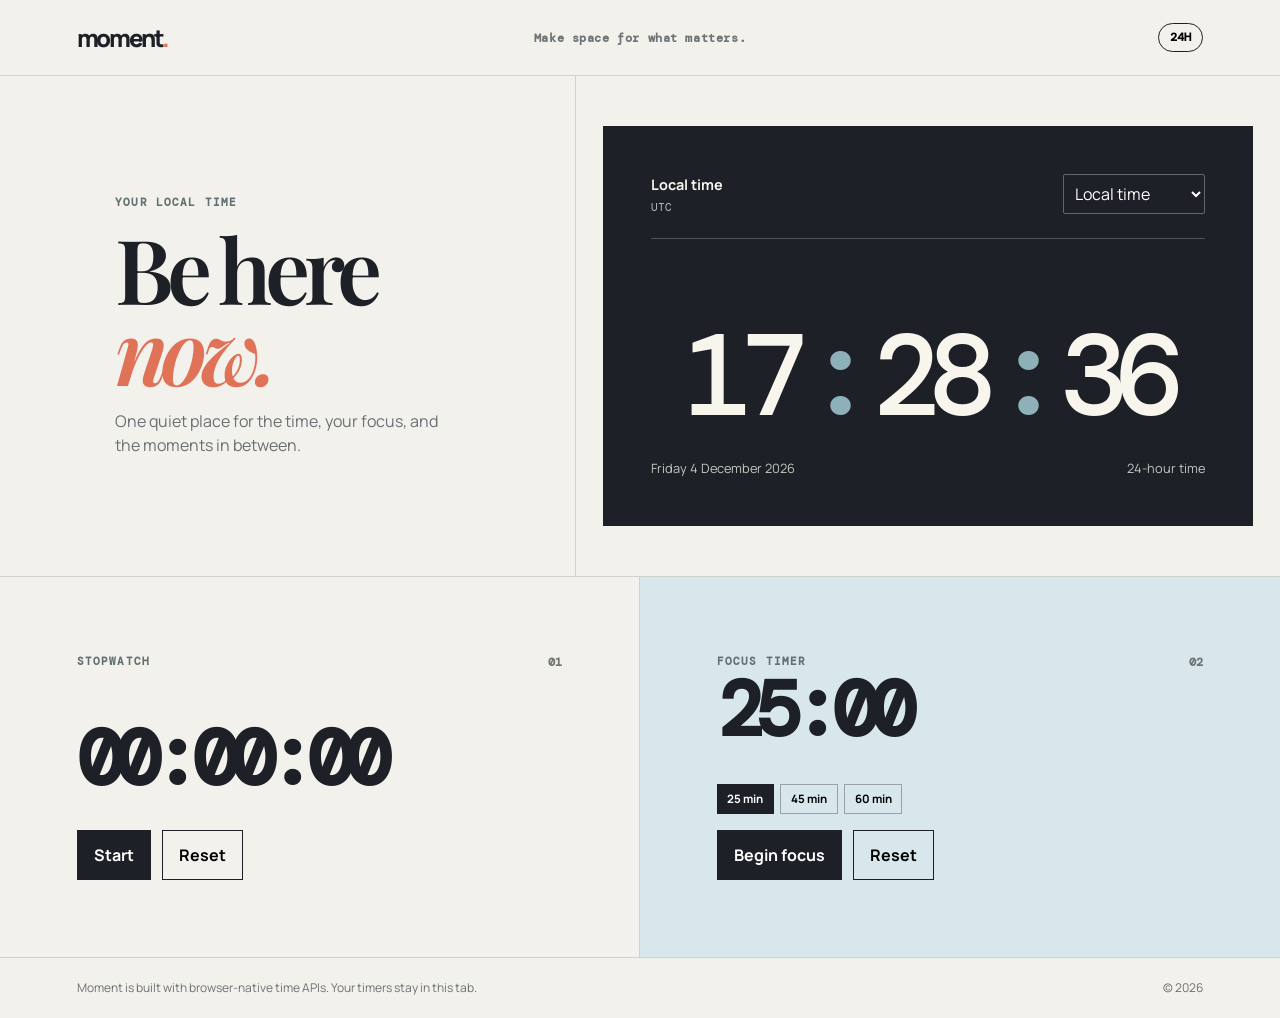
<file: index.html>
<!doctype html>
<html lang="en"><head><meta charset="utf-8"><meta name="viewport" content="width=device-width, initial-scale=1"><meta name="description" content="A focused world clock, stopwatch and focus timer."><title>Moment | Time dashboard</title><link rel="preconnect" href="https://fonts.googleapis.com"><link rel="preconnect" href="https://fonts.gstatic.com" crossorigin><link href="https://fonts.googleapis.com/css2?family=DM+Mono&family=Manrope:wght@400;500;600;700;800&family=Playfair+Display:ital,wght@0,600;1,600&display=swap" rel="stylesheet"><link rel="stylesheet" href="style.css"></head>
<body><header><a class="brand" href=".">moment<span>.</span></a><p>Make space for what matters.</p><button class="format" data-format type="button">24H</button></header><main><section class="clock-section"><div class="clock-intro"><p class="eyebrow">Your local time</p><h1>Be here<br><em>now.</em></h1><p>One quiet place for the time, your focus, and the moments in between.</p></div><div class="clock-card"><div class="location"><div><strong data-location>Local time</strong><span data-zone>—</span></div><select data-timezone aria-label="Choose a time zone"><option value="local">Local time</option><option value="Africa/Johannesburg">Johannesburg</option><option value="Europe/London">London</option><option value="America/New_York">New York</option><option value="Asia/Tokyo">Tokyo</option><option value="Australia/Sydney">Sydney</option></select></div><div class="digits" aria-live="polite"><span data-hours>00</span><i>:</i><span data-minutes>00</span><i>:</i><span data-seconds>00</span></div><div class="date-row"><span data-date>Loading date…</span><span data-period></span></div></div></section>
<section class="tools"><article class="tool"><div class="tool-head"><p class="eyebrow">Stopwatch</p><span>01</span></div><div class="timer-readout" data-stopwatch>00:00:00</div><div class="actions"><button class="primary" data-stopwatch-toggle>Start</button><button data-stopwatch-reset>Reset</button></div></article><article class="tool focus"><div class="tool-head"><p class="eyebrow">Focus timer</p><span>02</span></div><div class="timer-readout" data-focus>25:00</div><div class="focus-options" role="group" aria-label="Focus duration"><button class="active" data-duration="25">25 min</button><button data-duration="45">45 min</button><button data-duration="60">60 min</button></div><div class="actions"><button class="primary" data-focus-toggle>Begin focus</button><button data-focus-reset>Reset</button></div></article></section></main><footer><p>Moment is built with browser-native time APIs. Your timers stay in this tab.</p><span>© <span data-year></span></span></footer><script src="app.js"></script></body></html>
</file>
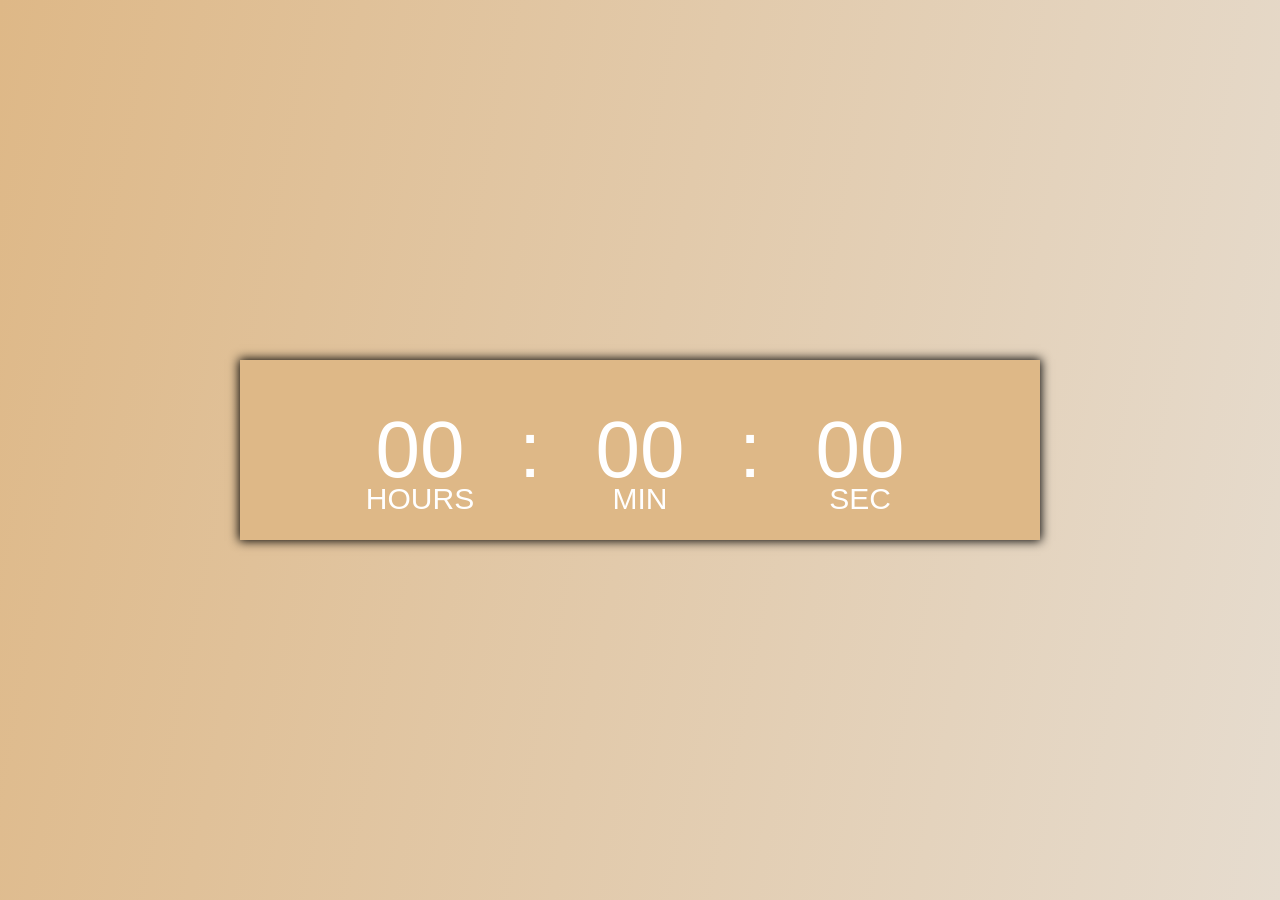
<file: Flip-clock/Flip-clock.html>
<!DOCTYPE html> 

</html>
    <head>
        <meta carset="UFT-8">
        <meta name ="viewport" content="width=device-width, initial-scale=1.0">
        <Title>Digital Clock </Title>
        <link rel='stylesheet' type='text/css' media='screen' href='app.css'>
        <link rel='stylesheet' type='text/css' media='screen' href='app.js'>

    </head>
    </body> 
   <div class="hero">
    <div class="container">
      <div class="clock">
        
        <span id="hrs">00</span>
        <span>:</span>
        <span id="min">00</span>
        <span>:</span>
        <span id="sec">00</span>
        
    <script src="/app.js"></script>

</body >
</html>
</file>
<file: style.css>
:root{--ink:#1d2026;--paper:#f3f1eb;--blue:#d8e7eb;--accent:#df7257;--line:#d1d2cc;--serif:"Playfair Display",Georgia,serif;--sans:"Manrope",Arial,sans-serif;--mono:"DM Mono",monospace}*{box-sizing:border-box}body{margin:0;background:var(--paper);color:var(--ink);font:16px/1.5 var(--sans)}button,select{font:inherit}header{height:76px;display:grid;grid-template-columns:1fr 1fr 1fr;align-items:center;border-bottom:1px solid var(--line);padding:0 clamp(1.25rem,6vw,6rem)}.brand{font:800 1.5rem var(--sans);letter-spacing:-.1em;color:inherit;text-decoration:none}.brand span{color:var(--accent)}header p{justify-self:center;margin:0;font:600 .73rem var(--mono);letter-spacing:.05em;color:#6e7475}.format{justify-self:end;border:1px solid var(--ink);background:transparent;border-radius:100px;padding:.4rem .7rem;font:700 .72rem var(--mono);cursor:pointer}.clock-section{min-height:500px;display:grid;grid-template-columns:.9fr 1.1fr}.clock-intro{padding:clamp(3rem,9vw,9rem);display:flex;justify-content:center;flex-direction:column;border-right:1px solid var(--line)}.eyebrow{margin:0;font:700 .7rem var(--mono);letter-spacing:.1em;text-transform:uppercase;color:#637072}.clock-intro h1{margin:1.2rem 0;font:600 clamp(3.7rem,7vw,7.5rem)/.9 var(--serif);letter-spacing:-.075em}.clock-intro h1 em{color:var(--accent)}.clock-intro>p:last-child{margin:0;color:#6a7073;max-width:23rem}.clock-card{margin:auto;width:min(100% - 3rem,650px);background:var(--ink);color:#f8f5ed;padding:clamp(1.4rem,4vw,3rem)}.location{display:flex;justify-content:space-between;gap:1rem;border-bottom:1px solid #50545a;padding-bottom:1.5rem}.location div{display:grid}.location strong{font-size:.9rem}.location span{font:.68rem var(--mono);color:#b7c2c5;margin-top:.25rem}.location select{background:transparent;border:1px solid #616871;color:#fff;border-radius:2px;padding:.45rem;max-width:145px}.location option{color:var(--ink)}.digits{display:flex;align-items:center;justify-content:center;padding:clamp(2.5rem,7vw,5rem) 0 1.5rem;font:500 clamp(3.1rem,9vw,7.5rem)/1 var(--mono);letter-spacing:-.11em}.digits i{font-style:normal;color:#8eb0b8;margin:0 .08em;animation:pulse 1s infinite}.date-row{display:flex;justify-content:space-between;color:#c3c7c1;font-size:.8rem}.tools{display:grid;grid-template-columns:1fr 1fr;border-top:1px solid var(--line)}.tool{padding:clamp(2rem,6vw,6rem);min-height:380px;border-right:1px solid var(--line);display:flex;flex-direction:column}.tool:last-child{border:0}.tool.focus{background:var(--blue)}.tool-head{display:flex;justify-content:space-between}.tool-head span{font:700 .73rem var(--mono);color:#6f7374}.timer-readout{margin:auto 0 2rem;font:600 clamp(3rem,6vw,6rem)/1 var(--mono);letter-spacing:-.1em}.actions{display:flex;gap:.7rem}.actions button{border:1px solid var(--ink);background:transparent;padding:.75rem 1rem;cursor:pointer;font-weight:700}.actions .primary{background:var(--ink);color:#fff}.focus-options{display:flex;gap:.4rem;margin-top:auto;margin-bottom:1rem}.focus-options button{background:transparent;border:1px solid rgba(29,32,38,.35);padding:.35rem .6rem;font-size:.72rem;font-weight:700;cursor:pointer}.focus-options button.active{background:var(--ink);color:#fff;border-color:var(--ink)}footer{display:flex;justify-content:space-between;padding:1.3rem clamp(1.25rem,6vw,6rem);border-top:1px solid var(--line);font-size:.75rem;color:#6b7072}footer p{margin:0}@keyframes pulse{50%{opacity:.25}}@media(max-width:700px){header{grid-template-columns:1fr auto;height:65px}header p{display:none}.clock-section,.tools{display:block}.clock-intro{border:0;padding:4rem 1.5rem}.clock-card{width:calc(100% - 2rem);margin:0 1rem 3rem}.tool{min-height:300px;border-right:0;border-bottom:1px solid var(--line);padding:3rem 1.5rem}.digits{font-size:clamp(2.8rem,13vw,5rem)}footer{display:block}footer span{display:block;margin-top:.4rem}}
</file>
<file: Flip-clock/app.css>
*{
    margin: 0ch;
    padding: 0;
    font-family:'poppins', sans-serif;
    box-sizing: border-box;
}
.hero{
    width: 100%;
    min-height: 100vh;
    background: linear-gradient(101deg ,burlywood , rgb(230, 220, 207));
    color: #fff;
    position: relative;

}
.container{
    width: 800px;
    height: 180px;

    position: absolute;
    top: 50%;
    left: 50%;
    transform: translate(-50%,-50%);
    background:;
}
.clock{
    width: 100%;
    height: 100%;
    background:burlywood;
    display: flex;
    align-items: center;
    justify-content: center;
    box-shadow:0 0 10px 1px black;
    
    
}
.container::before{
    content: '';
    width: 180px;
    height: 180px;
    background:transparent;
    border-radius: 30px;
    position: absolute;
    right: 690px;
    top: -60px;
    z-index: -1;
}
.container::after{
    content: '';
    width: 180px;
    height: 180px;
    background:transparent;
    border-radius: 50%;
    position: absolute;
    left: 670px;
    top: 50px;
    z-index: -1;
}
.clock span{
    font-size: 80px;
    width: 110px;

    text-align:center;
    position: relative;

}
.clock span::after{
    
    font-size: 30px;
    position: absolute;
    bottom: -20px;
    left:50% ;
    transform: translate(-50%);
}
#hrs::after{
    content:'HOURS';
}
#min::after{
    content:'MIN';
}
#sec::after{
    content:'SEC';
}
</file>
